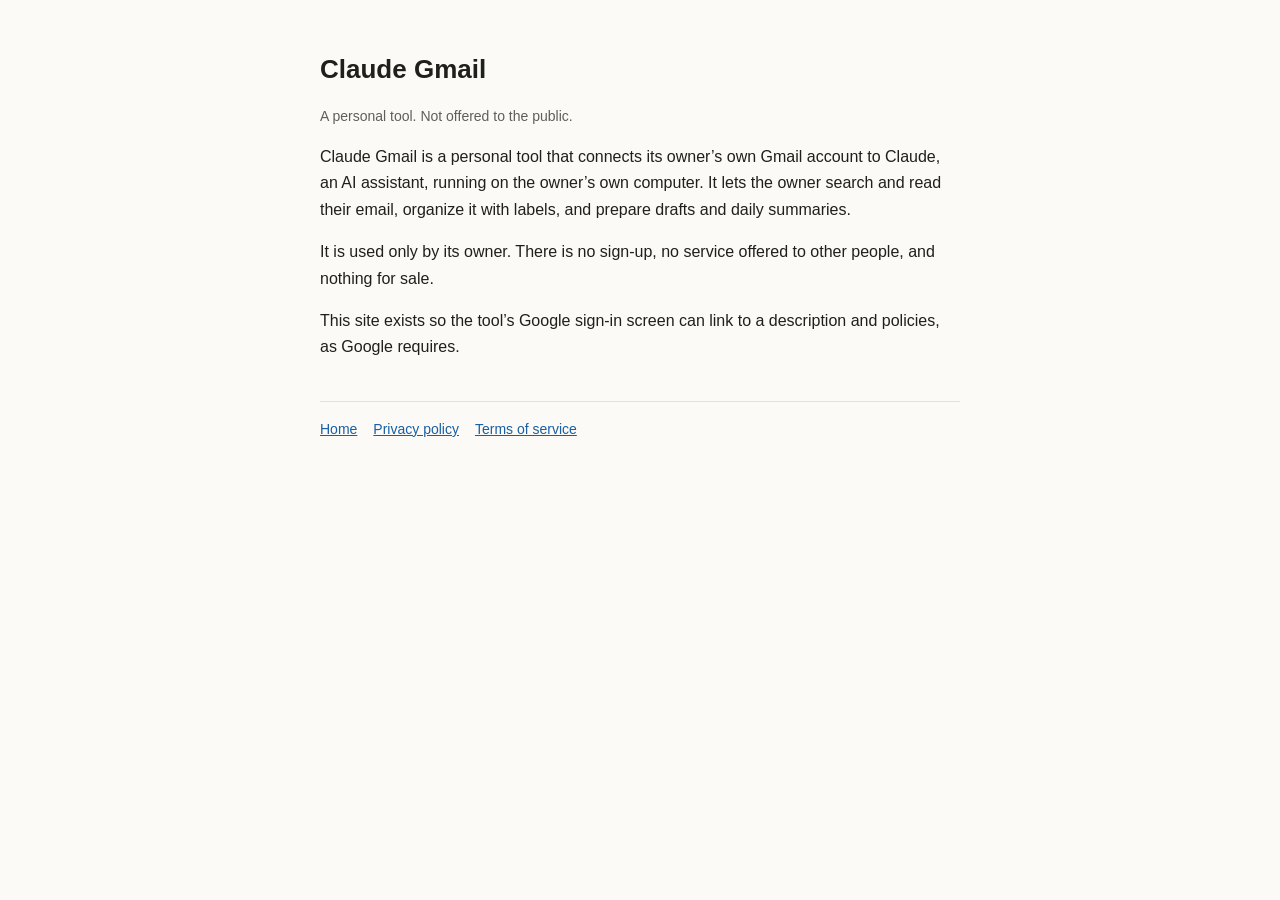
<file: index.html>
<!doctype html>
<html lang="en"><head><meta charset="utf-8"><meta name="viewport" content="width=device-width,initial-scale=1">
<title>Claude Gmail</title><link rel="stylesheet" href="/style.css"></head>
<body><main>
<h1>Claude Gmail</h1>
<p class="muted">A personal tool. Not offered to the public.</p>
<p>Claude Gmail is a personal tool that connects its owner&rsquo;s own Gmail account to Claude, an AI assistant, running on the owner&rsquo;s own computer. It lets the owner search and read their email, organize it with labels, and prepare drafts and daily summaries.</p>
<p>It is used only by its owner. There is no sign-up, no service offered to other people, and nothing for sale.</p>
<p>This site exists so the tool&rsquo;s Google sign-in screen can link to a description and policies, as Google requires.</p>
<nav><a href="/">Home</a><a href="/privacy.html">Privacy policy</a><a href="/terms.html">Terms of service</a></nav>
</main></body></html>
</file>
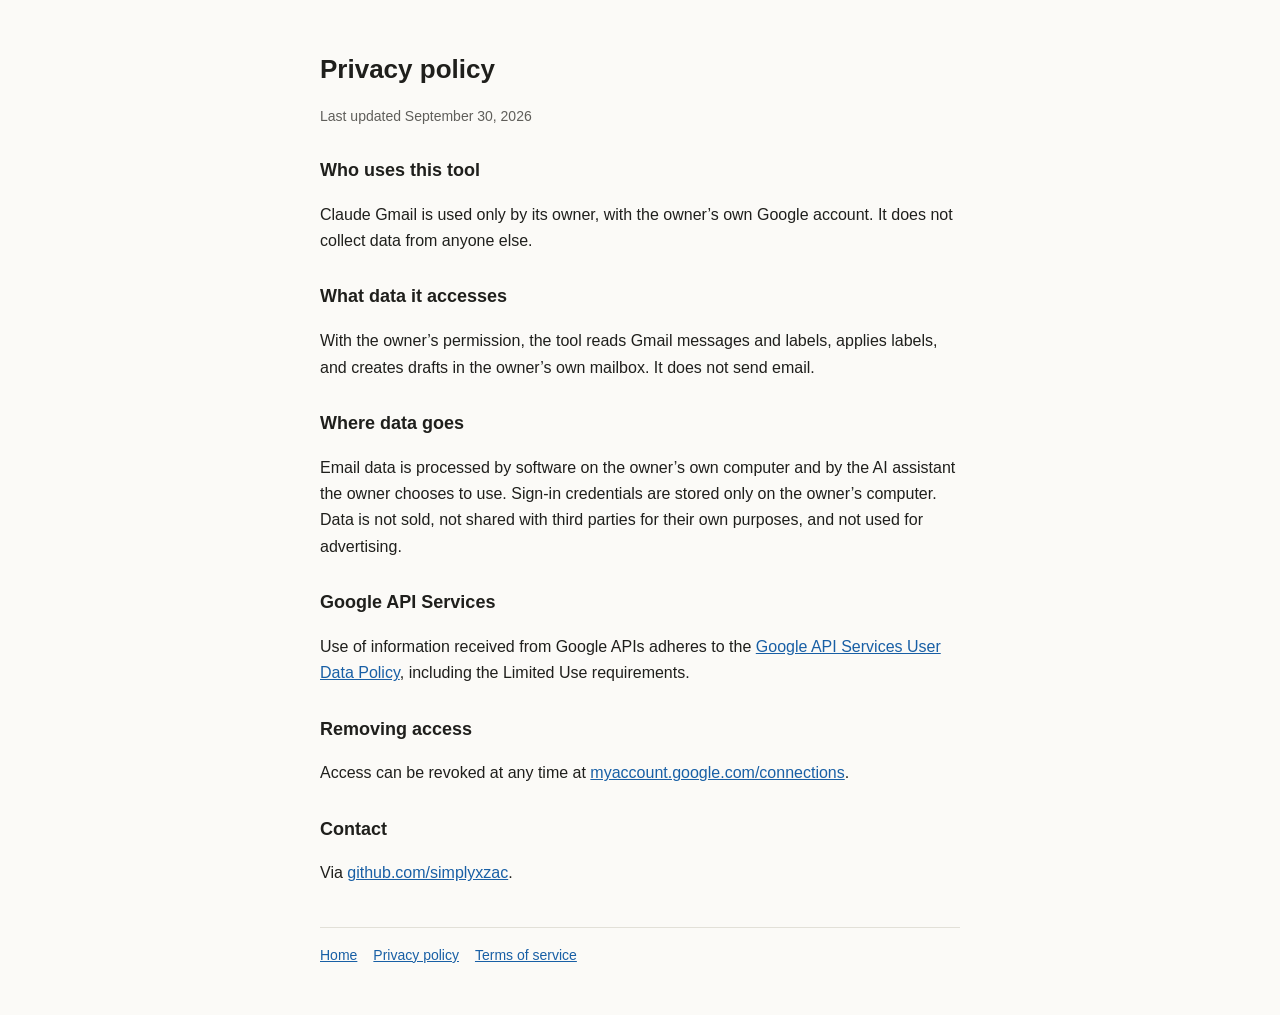
<file: privacy.html>
<!doctype html>
<html lang="en"><head><meta charset="utf-8"><meta name="viewport" content="width=device-width,initial-scale=1">
<title>Privacy policy &ndash; Claude Gmail</title><link rel="stylesheet" href="/style.css"></head>
<body><main>
<h1>Privacy policy</h1>
<p class="muted">Last updated September 30, 2026</p>
<h2>Who uses this tool</h2><p>Claude Gmail is used only by its owner, with the owner&rsquo;s own Google account. It does not collect data from anyone else.</p>
<h2>What data it accesses</h2><p>With the owner&rsquo;s permission, the tool reads Gmail messages and labels, applies labels, and creates drafts in the owner&rsquo;s own mailbox. It does not send email.</p>
<h2>Where data goes</h2><p>Email data is processed by software on the owner&rsquo;s own computer and by the AI assistant the owner chooses to use. Sign-in credentials are stored only on the owner&rsquo;s computer. Data is not sold, not shared with third parties for their own purposes, and not used for advertising.</p>
<h2>Google API Services</h2><p>Use of information received from Google APIs adheres to the <a href="https://developers.google.com/terms/api-services-user-data-policy">Google API Services User Data Policy</a>, including the Limited Use requirements.</p>
<h2>Removing access</h2><p>Access can be revoked at any time at <a href="https://myaccount.google.com/connections">myaccount.google.com/connections</a>.</p>
<h2>Contact</h2><p>Via <a href="https://github.com/simplyxzac">github.com/simplyxzac</a>.</p>
<nav><a href="/">Home</a><a href="/privacy.html">Privacy policy</a><a href="/terms.html">Terms of service</a></nav>
</main></body></html>
</file>
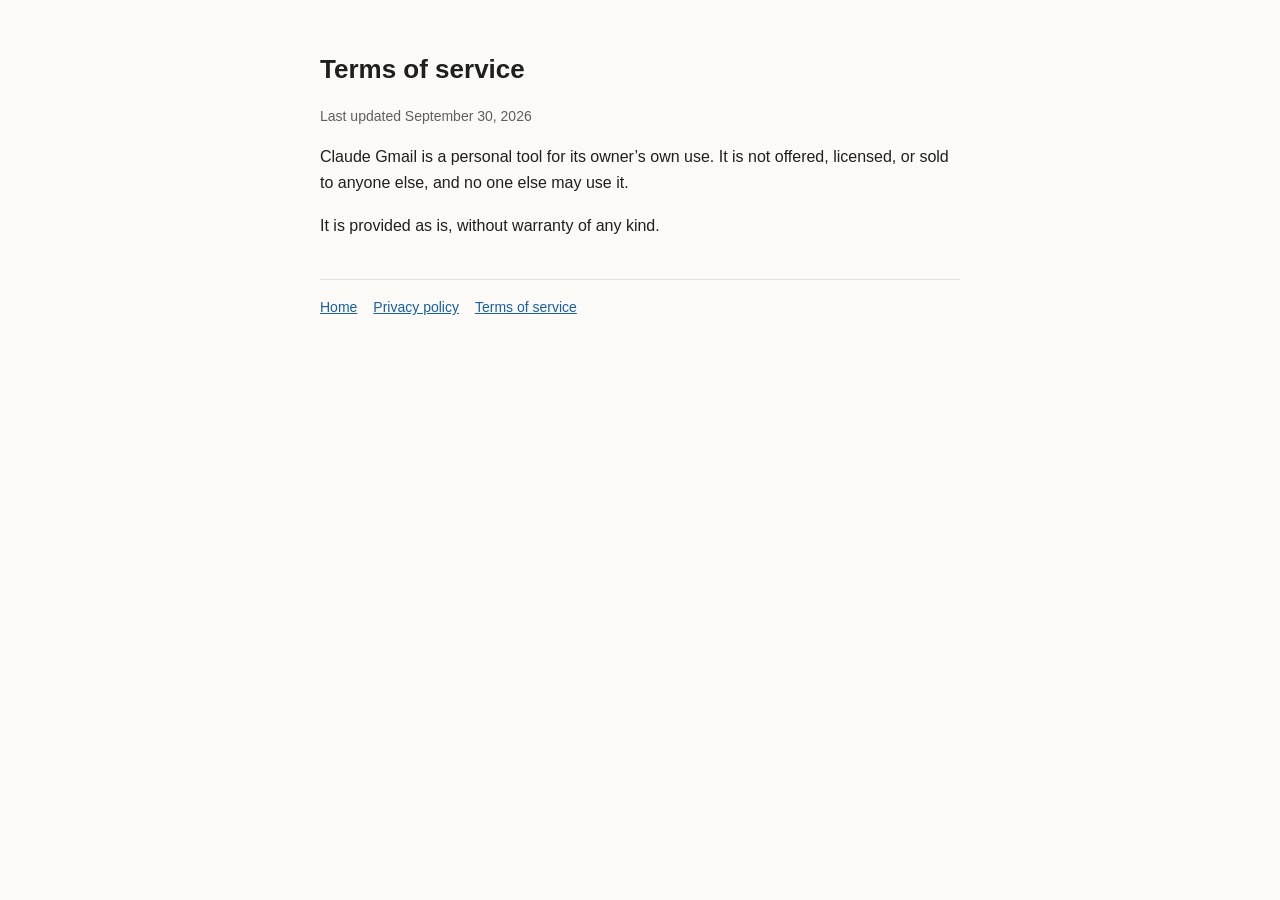
<file: terms.html>
<!doctype html>
<html lang="en"><head><meta charset="utf-8"><meta name="viewport" content="width=device-width,initial-scale=1">
<title>Terms of service &ndash; Claude Gmail</title><link rel="stylesheet" href="/style.css"></head>
<body><main>
<h1>Terms of service</h1>
<p class="muted">Last updated September 30, 2026</p>
<p>Claude Gmail is a personal tool for its owner&rsquo;s own use. It is not offered, licensed, or sold to anyone else, and no one else may use it.</p>
<p>It is provided as is, without warranty of any kind.</p>
<nav><a href="/">Home</a><a href="/privacy.html">Privacy policy</a><a href="/terms.html">Terms of service</a></nav>
</main></body></html>
</file>
<file: style.css>
:root{--bg:#fbfaf7;--fg:#1f1f1c;--muted:#5f5e5a;--link:#185fa5;--rule:#e2e0d8}
@media (prefers-color-scheme:dark){:root{--bg:#1b1b19;--fg:#ecebe6;--muted:#b4b2a9;--link:#85b7eb;--rule:#3a3a37}}
body{margin:0;background:var(--bg);color:var(--fg);font:16px/1.65 -apple-system,BlinkMacSystemFont,"Segoe UI",sans-serif}
main{max-width:640px;margin:0 auto;padding:48px 16px}
h1{font-size:26px;font-weight:600;margin:0 0 4px}h2{font-size:18px;font-weight:600;margin:28px 0 6px}
.muted{color:var(--muted);font-size:14px}a{color:var(--link)}
nav{margin-top:40px;padding-top:16px;border-top:1px solid var(--rule);font-size:14px}nav a{margin-right:16px}
</file>
